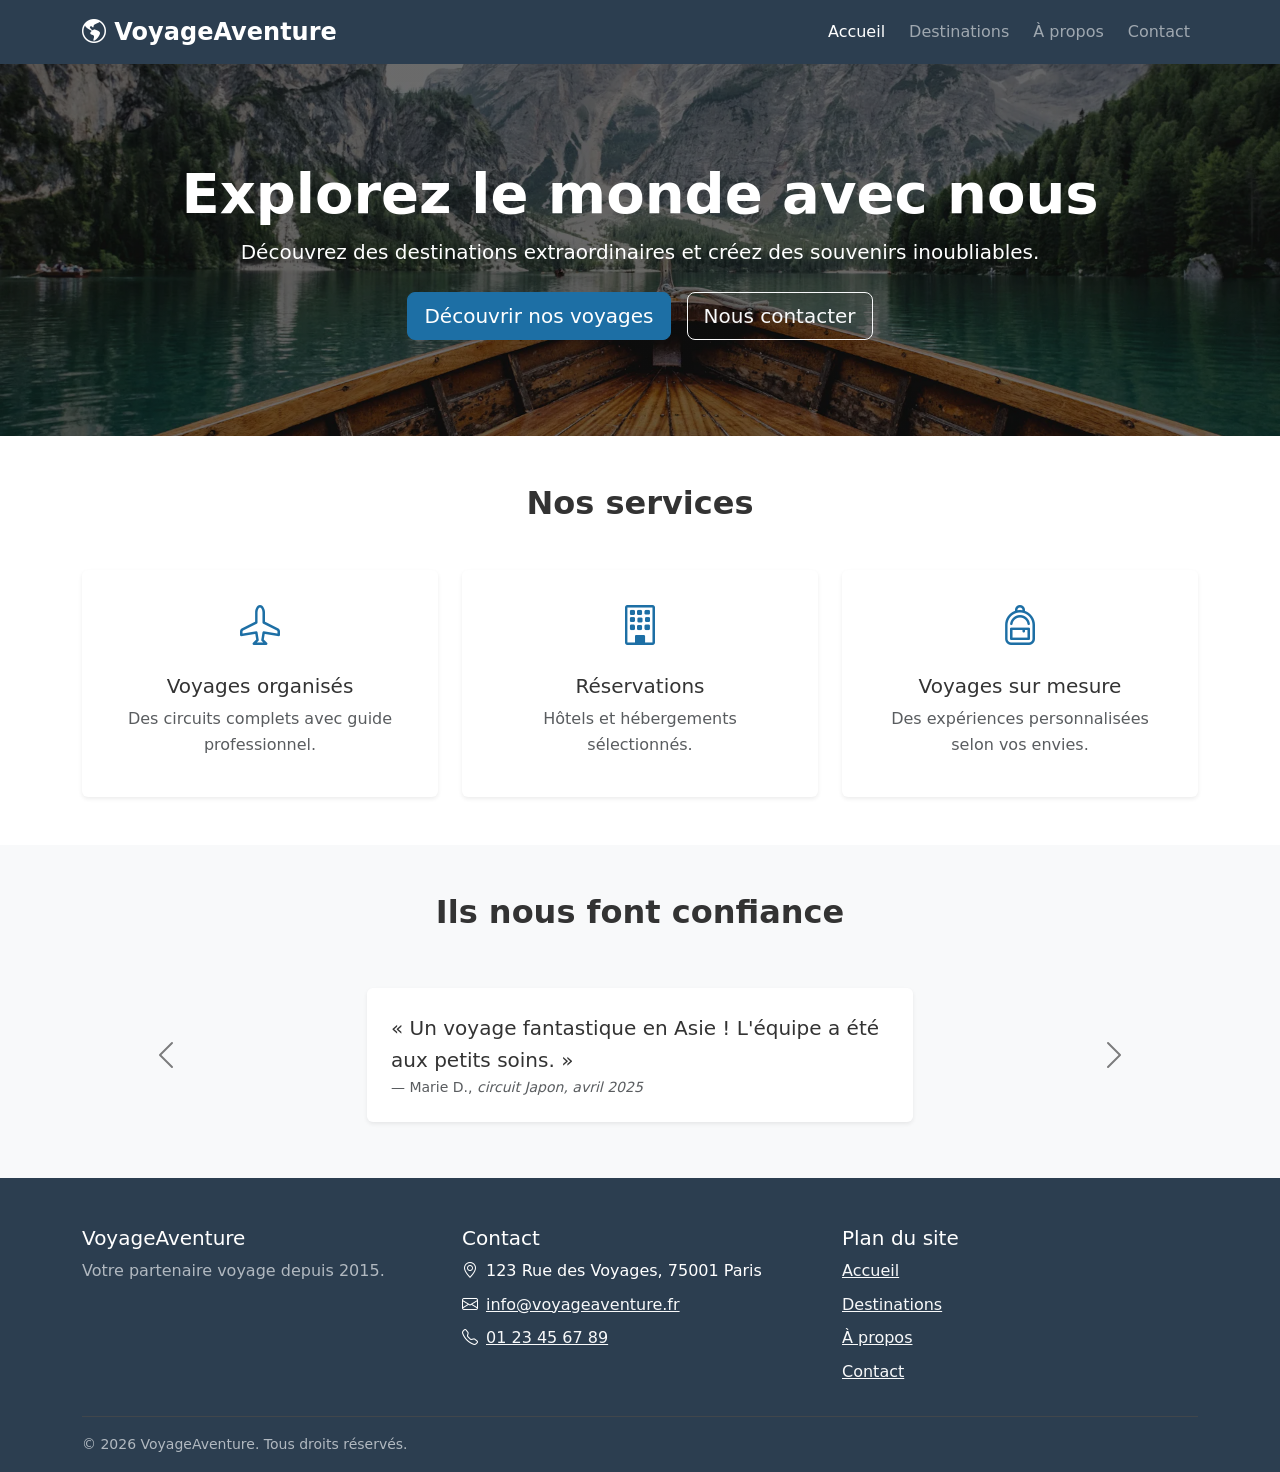
<file: index.html>
<!DOCTYPE html>
<html lang="fr">

<head>
    <meta charset="UTF-8">
    <meta name="viewport" content="width=device-width, initial-scale=1.0">
    <title>VoyageAventure - Accueil</title>
    <meta name="description" content="VoyageAventure, agence de voyages depuis 2015 : circuits organisés, réservations d'hôtels et voyages sur mesure en Europe, Asie, Amérique et Afrique.">

    <!-- Open Graph : aperçu lors d'un partage sur les réseaux sociaux -->
    <meta property="og:type" content="website">
    <meta property="og:locale" content="fr_FR">
    <meta property="og:site_name" content="VoyageAventure">
    <meta property="og:title" content="VoyageAventure - Accueil">
    <meta property="og:description" content="VoyageAventure, agence de voyages depuis 2015 : circuits organisés, réservations d'hôtels et voyages sur mesure en Europe, Asie, Amérique et Afrique.">

    <link rel="icon" href="img/favicon.svg" type="image/svg+xml">

    <!-- Bootstrap 5.3 et Bootstrap Icons (CDN) -->
    <link rel="stylesheet" href="https://cdn.jsdelivr.net/npm/bootstrap@5.3.8/dist/css/bootstrap.min.css"
        integrity="sha384-sRIl4kxILFvY47J16cr9ZwB07vP4J8+LH7qKQnuqkuIAvNWLzeN8tE5YBujZqJLB" crossorigin="anonymous">
    <link rel="stylesheet" href="https://cdn.jsdelivr.net/npm/bootstrap-icons@1.13.1/font/bootstrap-icons.min.css"
        integrity="sha384-CK2SzKma4jA5H/MXDUU7i1TqZlCFaD4T01vtyDFvPlD97JQyS+IsSh1nI2EFbpyk" crossorigin="anonymous">

    <!-- Styles du site : chargés après Bootstrap pour pouvoir le personnaliser -->
    <link rel="stylesheet" href="css/style.css">
</head>

<body>
    <!-- Lien d'évitement : visible uniquement à la navigation clavier -->
    <a class="visually-hidden-focusable lien-evitement" href="#contenu">Aller au contenu</a>

    <!-- En-tête : navigation principale (menu burger sous 992px) -->
    <header class="sticky-top">
        <nav class="navbar navbar-expand-lg bg-dark" data-bs-theme="dark" aria-label="Navigation principale">
            <div class="container">
                <a class="navbar-brand fw-bold fs-4" href="index.html">
                    <i class="bi bi-globe-americas" aria-hidden="true"></i> VoyageAventure
                </a>
                <button class="navbar-toggler" type="button" data-bs-toggle="collapse" data-bs-target="#menu-principal"
                    aria-controls="menu-principal" aria-expanded="false" aria-label="Afficher le menu">
                    <span class="navbar-toggler-icon"></span>
                </button>
                <div class="collapse navbar-collapse" id="menu-principal">
                    <ul class="navbar-nav ms-auto gap-lg-2">
                        <li class="nav-item"><a class="nav-link active" aria-current="page" href="index.html">Accueil</a></li>
                        <li class="nav-item"><a class="nav-link" href="destinations.html">Destinations</a></li>
                        <li class="nav-item"><a class="nav-link" href="apropos.html">À propos</a></li>
                        <li class="nav-item"><a class="nav-link" href="contact.html">Contact</a></li>
                    </ul>
                </div>
            </div>
        </nav>
    </header>

    <!-- Contenu principal -->
    <main id="contenu">

    <!-- Hero : photo de fond (définie dans style.css, classe .hero), boutons empilés sur mobile.
         data-bs-theme="dark" : contour de focus en blanc, visible sur la photo sombre -->
    <section class="hero text-white text-center py-5" data-bs-theme="dark">
        <div class="container py-5">
            <h1 class="display-4 fw-bold">Explorez le monde avec nous</h1>
            <p class="lead mb-4">Découvrez des destinations extraordinaires et créez des souvenirs inoubliables.</p>
            <div class="d-flex flex-column flex-sm-row justify-content-center gap-3">
                <a href="destinations.html" class="btn btn-primary btn-lg">Découvrir nos voyages</a>
                <a href="contact.html" class="btn btn-outline-light btn-lg">Nous contacter</a>
            </div>
        </div>
    </section>

    <!-- Services : 1 carte par ligne sur mobile, 3 à partir de 768px -->
    <section class="py-5 bg-white">
        <div class="container">
            <h2 class="fw-bold text-center mb-5">Nos services</h2>
            <div class="row row-cols-1 row-cols-md-3 g-4">
                <div class="col">
                    <article class="card h-100 shadow-sm border-0 text-center p-4">
                        <i class="bi bi-airplane fs-1 text-primary" aria-hidden="true"></i>
                        <div class="card-body">
                            <h3 class="card-title h5">Voyages organisés</h3>
                            <p class="card-text text-body-secondary">Des circuits complets avec guide professionnel.</p>
                        </div>
                    </article>
                </div>
                <div class="col">
                    <article class="card h-100 shadow-sm border-0 text-center p-4">
                        <i class="bi bi-building fs-1 text-primary" aria-hidden="true"></i>
                        <div class="card-body">
                            <h3 class="card-title h5">Réservations</h3>
                            <p class="card-text text-body-secondary">Hôtels et hébergements sélectionnés.</p>
                        </div>
                    </article>
                </div>
                <div class="col">
                    <article class="card h-100 shadow-sm border-0 text-center p-4">
                        <i class="bi bi-backpack fs-1 text-primary" aria-hidden="true"></i>
                        <div class="card-body">
                            <h3 class="card-title h5">Voyages sur mesure</h3>
                            <p class="card-text text-body-secondary">Des expériences personnalisées selon vos envies.</p>
                        </div>
                    </article>
                </div>
            </div>
        </div>
    </section>

    <!-- Témoignages : carousel Bootstrap, un avis à la fois, sans défilement automatique -->
    <section class="py-5 bg-body-tertiary">
        <div class="container">
            <h2 class="fw-bold text-center mb-5">Ils nous font confiance</h2>
            <!-- carousel-dark : flèches foncées, visibles sur le fond clair -->
            <div id="carousel-temoignages" class="carousel slide carousel-dark">
                <div class="carousel-inner">
                    <!-- Témoignage 1 (affiché en premier grâce à "active") -->
                    <div class="carousel-item active">
                        <!-- Colonne centrée et étroite : le texte ne passe pas sous les flèches -->
                        <div class="row justify-content-center py-2">
                            <div class="col-8 col-lg-6">
                                <figure class="card shadow-sm border-0 p-4 mb-0">
                                    <blockquote class="blockquote mb-3">
                                        <p>«&nbsp;Un voyage fantastique en Asie&nbsp;! L'équipe a été aux petits soins.&nbsp;»</p>
                                    </blockquote>
                                    <figcaption class="blockquote-footer text-body-secondary mb-0">Marie D., <cite>circuit Japon, avril 2025</cite></figcaption>
                                </figure>
                            </div>
                        </div>
                    </div>
                    <!-- Témoignage 2 -->
                    <div class="carousel-item">
                        <div class="row justify-content-center py-2">
                            <div class="col-8 col-lg-6">
                                <figure class="card shadow-sm border-0 p-4 mb-0">
                                    <blockquote class="blockquote mb-3">
                                        <p>«&nbsp;Service impeccable, je recommande vivement&nbsp;!&nbsp;»</p>
                                    </blockquote>
                                    <figcaption class="blockquote-footer text-body-secondary mb-0">Pierre L., <cite>safari au Kenya, août 2025</cite></figcaption>
                                </figure>
                            </div>
                        </div>
                    </div>
                </div>

                <!-- Flèches précédent / suivant (texte masqué lu par les lecteurs d'écran) -->
                <button class="carousel-control-prev" type="button" data-bs-target="#carousel-temoignages" data-bs-slide="prev">
                    <span class="carousel-control-prev-icon" aria-hidden="true"></span>
                    <span class="visually-hidden">Témoignage précédent</span>
                </button>
                <button class="carousel-control-next" type="button" data-bs-target="#carousel-temoignages" data-bs-slide="next">
                    <span class="carousel-control-next-icon" aria-hidden="true"></span>
                    <span class="visually-hidden">Témoignage suivant</span>
                </button>
            </div>
        </div>
    </section>

    </main>

    <!-- Pied de page -->
    <footer class="bg-dark text-white pt-5 pb-3" data-bs-theme="dark">
        <div class="container">
            <div class="row row-cols-1 row-cols-md-3 g-4">
                <!-- Présentation -->
                <div class="col">
                    <h2 class="h5">VoyageAventure</h2>
                    <p class="text-body-secondary mb-0">Votre partenaire voyage depuis 2015.</p>
                </div>

                <!-- Coordonnées -->
                <div class="col">
                    <h2 class="h5">Contact</h2>
                    <address class="mb-0">
                        <ul class="list-unstyled mb-0">
                            <li class="mb-2">
                                <i class="bi bi-geo-alt me-2" aria-hidden="true"></i>123 Rue des Voyages, 75001 Paris
                            </li>
                            <li class="mb-2">
                                <i class="bi bi-envelope me-2" aria-hidden="true"></i><a class="link-light"
                                    href="mailto:info@voyageaventure.fr">info@voyageaventure.fr</a>
                            </li>
                            <li>
                                <i class="bi bi-telephone me-2" aria-hidden="true"></i><a class="link-light"
                                    href="tel:+33123456789">01 23 45 67 89</a>
                            </li>
                        </ul>
                    </address>
                </div>

                <!-- Plan du site (les liens légaux seront ajoutés avec leurs pages) -->
                <div class="col">
                    <h2 class="h5">Plan du site</h2>
                    <ul class="list-unstyled mb-0">
                        <li class="mb-2"><a class="link-light" href="index.html">Accueil</a></li>
                        <li class="mb-2"><a class="link-light" href="destinations.html">Destinations</a></li>
                        <li class="mb-2"><a class="link-light" href="apropos.html">À propos</a></li>
                        <li class="mb-2"><a class="link-light" href="contact.html">Contact</a></li>
                    </ul>
                </div>
            </div>

            <!-- Copyright -->
            <p class="small text-body-secondary border-top border-secondary-subtle mt-4 pt-3 mb-0">
                &copy; 2026 VoyageAventure. Tous droits réservés.
            </p>
        </div>
    </footer>

    <!-- JavaScript de Bootstrap (nécessaire pour le menu burger) -->
    <script src="https://cdn.jsdelivr.net/npm/bootstrap@5.3.8/dist/js/bootstrap.bundle.min.js"
        integrity="sha384-FKyoEForCGlyvwx9Hj09JcYn3nv7wiPVlz7YYwJrWVcXK/BmnVDxM+D2scQbITxI"
        crossorigin="anonymous"></script>
</body>

</html>
</file>
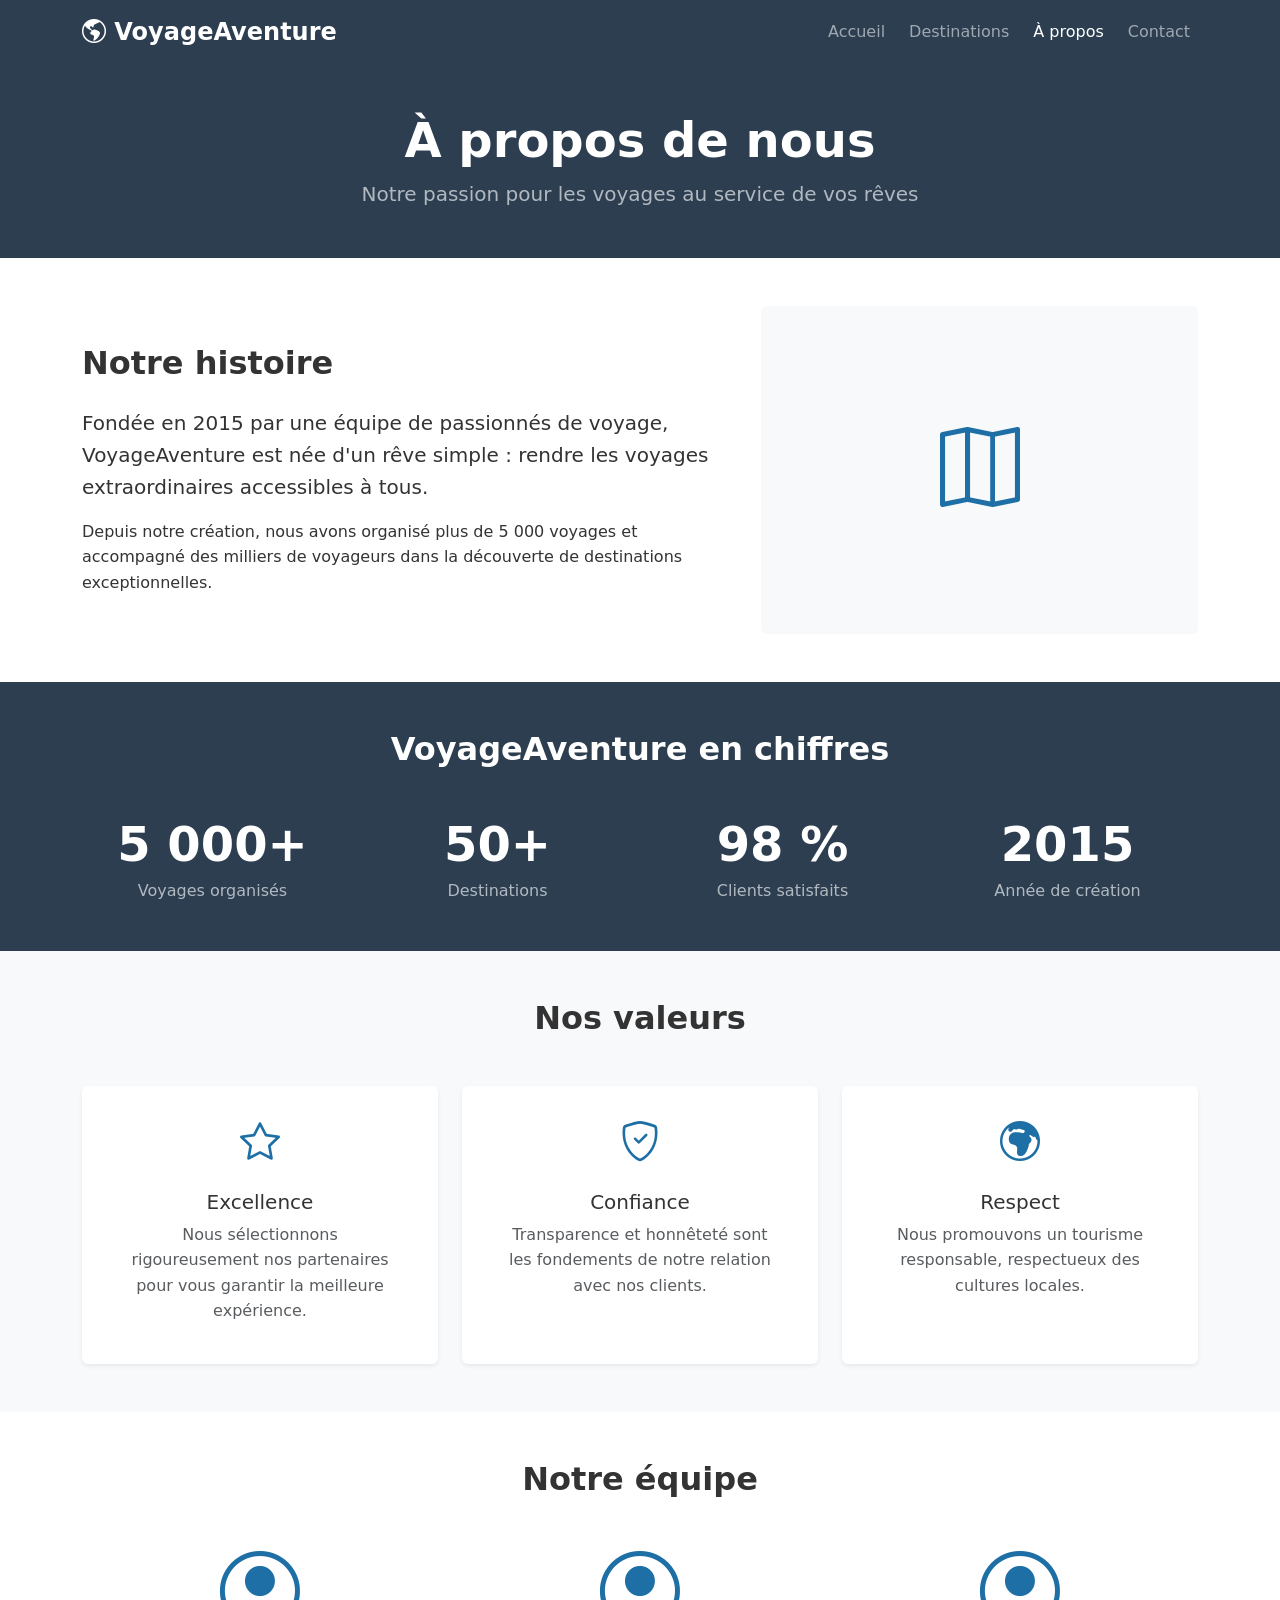
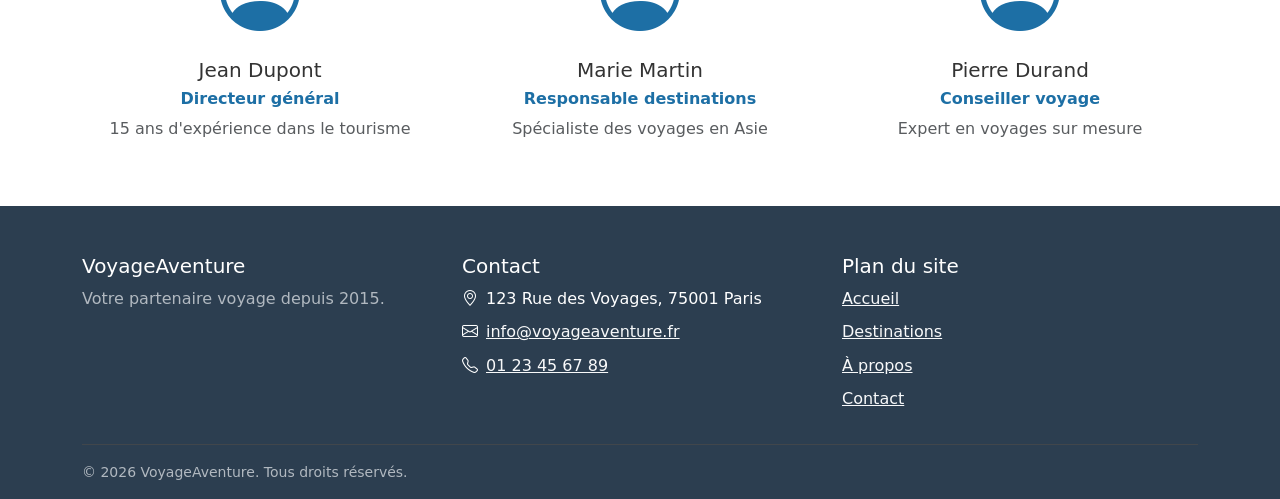
<file: apropos.html>
<!DOCTYPE html>
<html lang="fr">

<head>
    <meta charset="UTF-8">
    <meta name="viewport" content="width=device-width, initial-scale=1.0">
    <title>VoyageAventure - À propos</title>
    <meta name="description" content="Fondée en 2015, VoyageAventure a organisé plus de 5000 voyages. Découvrez notre histoire, nos valeurs et notre équipe.">

    <!-- Open Graph : aperçu lors d'un partage sur les réseaux sociaux -->
    <meta property="og:type" content="website">
    <meta property="og:locale" content="fr_FR">
    <meta property="og:site_name" content="VoyageAventure">
    <meta property="og:title" content="VoyageAventure - À propos">
    <meta property="og:description" content="Fondée en 2015, VoyageAventure a organisé plus de 5000 voyages. Découvrez notre histoire, nos valeurs et notre équipe.">

    <link rel="icon" href="img/favicon.svg" type="image/svg+xml">

    <!-- Bootstrap 5.3 et Bootstrap Icons (CDN) -->
    <link rel="stylesheet" href="https://cdn.jsdelivr.net/npm/bootstrap@5.3.8/dist/css/bootstrap.min.css"
        integrity="sha384-sRIl4kxILFvY47J16cr9ZwB07vP4J8+LH7qKQnuqkuIAvNWLzeN8tE5YBujZqJLB" crossorigin="anonymous">
    <link rel="stylesheet" href="https://cdn.jsdelivr.net/npm/bootstrap-icons@1.13.1/font/bootstrap-icons.min.css"
        integrity="sha384-CK2SzKma4jA5H/MXDUU7i1TqZlCFaD4T01vtyDFvPlD97JQyS+IsSh1nI2EFbpyk" crossorigin="anonymous">

    <!-- Styles du site : chargés après Bootstrap pour pouvoir le personnaliser -->
    <link rel="stylesheet" href="css/style.css">
</head>

<body>
    <!-- Lien d'évitement : visible uniquement à la navigation clavier -->
    <a class="visually-hidden-focusable lien-evitement" href="#contenu">Aller au contenu</a>

    <!-- En-tête : navigation principale (menu burger sous 992px) -->
    <header class="sticky-top">
        <nav class="navbar navbar-expand-lg bg-dark" data-bs-theme="dark" aria-label="Navigation principale">
            <div class="container">
                <a class="navbar-brand fw-bold fs-4" href="index.html">
                    <i class="bi bi-globe-americas" aria-hidden="true"></i> VoyageAventure
                </a>
                <button class="navbar-toggler" type="button" data-bs-toggle="collapse" data-bs-target="#menu-principal"
                    aria-controls="menu-principal" aria-expanded="false" aria-label="Afficher le menu">
                    <span class="navbar-toggler-icon"></span>
                </button>
                <div class="collapse navbar-collapse" id="menu-principal">
                    <ul class="navbar-nav ms-auto gap-lg-2">
                        <li class="nav-item"><a class="nav-link" href="index.html">Accueil</a></li>
                        <li class="nav-item"><a class="nav-link" href="destinations.html">Destinations</a></li>
                        <li class="nav-item"><a class="nav-link active" aria-current="page" href="apropos.html">À propos</a></li>
                        <li class="nav-item"><a class="nav-link" href="contact.html">Contact</a></li>
                    </ul>
                </div>
            </div>
        </nav>
    </header>

    <!-- Contenu principal -->
    <main id="contenu">
        <!-- Bandeau de titre -->
        <section class="bg-dark text-white text-center py-5" data-bs-theme="dark">
            <div class="container">
                <h1 class="display-5 fw-bold">À propos de nous</h1>
                <p class="lead text-body-secondary mb-0">Notre passion pour les voyages au service de vos rêves</p>
            </div>
        </section>

        <!-- Notre histoire -->
        <section class="py-5 bg-white">
            <div class="container">
                <div class="row g-4 g-lg-5 align-items-center">
                    <div class="col-lg-7">
                        <h2 class="fw-bold mb-4">Notre histoire</h2>
                        <p class="lead">Fondée en 2015 par une équipe de passionnés de voyage, VoyageAventure est née
                            d'un rêve simple&nbsp;: rendre les voyages extraordinaires accessibles à tous.</p>
                        <p class="mb-0">Depuis notre création, nous avons organisé plus de 5&nbsp;000 voyages et
                            accompagné des milliers de voyageurs dans la découverte de destinations exceptionnelles.</p>
                    </div>
                    <div class="col-lg-5">
                        <!-- Emplacement provisoire : à remplacer par la photo
                             <img src="img/apropos/histoire.webp" class="img-fluid rounded" alt="…" width="800" height="600" loading="lazy"> -->
                        <div class="ratio ratio-4x3 bg-body-tertiary rounded">
                            <div class="d-flex align-items-center justify-content-center">
                                <i class="bi bi-map display-1 text-primary" aria-hidden="true"></i>
                            </div>
                        </div>
                    </div>
                </div>
            </div>
        </section>

        <!-- Chiffres clés -->
        <section class="bg-dark text-white py-5" data-bs-theme="dark">
            <div class="container">
                <h2 class="fw-bold text-center mb-5">VoyageAventure en chiffres</h2>
                <dl class="row row-cols-2 row-cols-md-4 g-4 text-center mb-0">
                    <div class="col d-flex flex-column-reverse">
                        <dt class="fw-normal text-body-secondary">Voyages organisés</dt>
                        <dd class="display-5 fw-bold mb-1">5&nbsp;000+</dd>
                    </div>
                    <div class="col d-flex flex-column-reverse">
                        <dt class="fw-normal text-body-secondary">Destinations</dt>
                        <dd class="display-5 fw-bold mb-1">50+</dd>
                    </div>
                    <div class="col d-flex flex-column-reverse">
                        <dt class="fw-normal text-body-secondary">Clients satisfaits</dt>
                        <dd class="display-5 fw-bold mb-1">98&nbsp;%</dd>
                    </div>
                    <div class="col d-flex flex-column-reverse">
                        <dt class="fw-normal text-body-secondary">Année de création</dt>
                        <dd class="display-5 fw-bold mb-1">2015</dd>
                    </div>
                </dl>
            </div>
        </section>

        <!-- Nos valeurs -->
        <section class="py-5 bg-body-tertiary">
            <div class="container">
                <h2 class="fw-bold text-center mb-5">Nos valeurs</h2>
                <div class="row row-cols-1 row-cols-md-3 g-4">
                    <div class="col">
                        <article class="card h-100 shadow-sm border-0 text-center p-4">
                            <i class="bi bi-star fs-1 text-primary" aria-hidden="true"></i>
                            <div class="card-body">
                                <h3 class="card-title h5">Excellence</h3>
                                <p class="card-text text-body-secondary">Nous sélectionnons rigoureusement nos
                                    partenaires pour vous garantir la meilleure expérience.</p>
                            </div>
                        </article>
                    </div>
                    <div class="col">
                        <article class="card h-100 shadow-sm border-0 text-center p-4">
                            <i class="bi bi-shield-check fs-1 text-primary" aria-hidden="true"></i>
                            <div class="card-body">
                                <h3 class="card-title h5">Confiance</h3>
                                <p class="card-text text-body-secondary">Transparence et honnêteté sont les fondements
                                    de notre relation avec nos clients.</p>
                            </div>
                        </article>
                    </div>
                    <div class="col">
                        <article class="card h-100 shadow-sm border-0 text-center p-4">
                            <i class="bi bi-globe-europe-africa fs-1 text-primary" aria-hidden="true"></i>
                            <div class="card-body">
                                <h3 class="card-title h5">Respect</h3>
                                <p class="card-text text-body-secondary">Nous promouvons un tourisme responsable,
                                    respectueux des cultures locales.</p>
                            </div>
                        </article>
                    </div>
                </div>
            </div>
        </section>

        <!-- Notre équipe -->
        <section class="py-5 bg-white">
            <div class="container">
                <h2 class="fw-bold text-center mb-5">Notre équipe</h2>
                <!-- Portraits provisoires : remplacer chaque icône par
                     <img src="img/equipe/prenom-nom.webp" class="rounded-circle mb-3" alt="Portrait de …" width="120" height="120" loading="lazy"> -->
                <div class="row row-cols-1 row-cols-md-3 g-4">
                    <div class="col">
                        <article class="text-center">
                            <i class="bi bi-person-circle display-1 text-primary d-block mb-3" aria-hidden="true"></i>
                            <h3 class="h5 mb-1">Jean Dupont</h3>
                            <p class="text-primary fw-semibold mb-1">Directeur général</p>
                            <p class="text-body-secondary">15 ans d'expérience dans le tourisme</p>
                        </article>
                    </div>
                    <div class="col">
                        <article class="text-center">
                            <i class="bi bi-person-circle display-1 text-primary d-block mb-3" aria-hidden="true"></i>
                            <h3 class="h5 mb-1">Marie Martin</h3>
                            <p class="text-primary fw-semibold mb-1">Responsable destinations</p>
                            <p class="text-body-secondary">Spécialiste des voyages en Asie</p>
                        </article>
                    </div>
                    <div class="col">
                        <article class="text-center">
                            <i class="bi bi-person-circle display-1 text-primary d-block mb-3" aria-hidden="true"></i>
                            <h3 class="h5 mb-1">Pierre Durand</h3>
                            <p class="text-primary fw-semibold mb-1">Conseiller voyage</p>
                            <p class="text-body-secondary">Expert en voyages sur mesure</p>
                        </article>
                    </div>
                </div>
            </div>
        </section>
    </main>

    <!-- Pied de page -->
    <footer class="bg-dark text-white pt-5 pb-3" data-bs-theme="dark">
        <div class="container">
            <div class="row row-cols-1 row-cols-md-3 g-4">
                <!-- Présentation -->
                <div class="col">
                    <h2 class="h5">VoyageAventure</h2>
                    <p class="text-body-secondary mb-0">Votre partenaire voyage depuis 2015.</p>
                </div>

                <!-- Coordonnées -->
                <div class="col">
                    <h2 class="h5">Contact</h2>
                    <address class="mb-0">
                        <ul class="list-unstyled mb-0">
                            <li class="mb-2">
                                <i class="bi bi-geo-alt me-2" aria-hidden="true"></i>123 Rue des Voyages, 75001 Paris
                            </li>
                            <li class="mb-2">
                                <i class="bi bi-envelope me-2" aria-hidden="true"></i><a class="link-light"
                                    href="mailto:info@voyageaventure.fr">info@voyageaventure.fr</a>
                            </li>
                            <li>
                                <i class="bi bi-telephone me-2" aria-hidden="true"></i><a class="link-light"
                                    href="tel:+33123456789">01 23 45 67 89</a>
                            </li>
                        </ul>
                    </address>
                </div>

                <!-- Plan du site (les liens légaux seront ajoutés avec leurs pages) -->
                <div class="col">
                    <h2 class="h5">Plan du site</h2>
                    <ul class="list-unstyled mb-0">
                        <li class="mb-2"><a class="link-light" href="index.html">Accueil</a></li>
                        <li class="mb-2"><a class="link-light" href="destinations.html">Destinations</a></li>
                        <li class="mb-2"><a class="link-light" href="apropos.html">À propos</a></li>
                        <li class="mb-2"><a class="link-light" href="contact.html">Contact</a></li>
                    </ul>
                </div>
            </div>

            <!-- Copyright -->
            <p class="small text-body-secondary border-top border-secondary-subtle mt-4 pt-3 mb-0">
                &copy; 2026 VoyageAventure. Tous droits réservés.
            </p>
        </div>
    </footer>

    <!-- JavaScript de Bootstrap (nécessaire pour le menu burger) -->
    <script src="https://cdn.jsdelivr.net/npm/bootstrap@5.3.8/dist/js/bootstrap.bundle.min.js"
        integrity="sha384-FKyoEForCGlyvwx9Hj09JcYn3nv7wiPVlz7YYwJrWVcXK/BmnVDxM+D2scQbITxI"
        crossorigin="anonymous"></script>
</body>

</html>
</file>
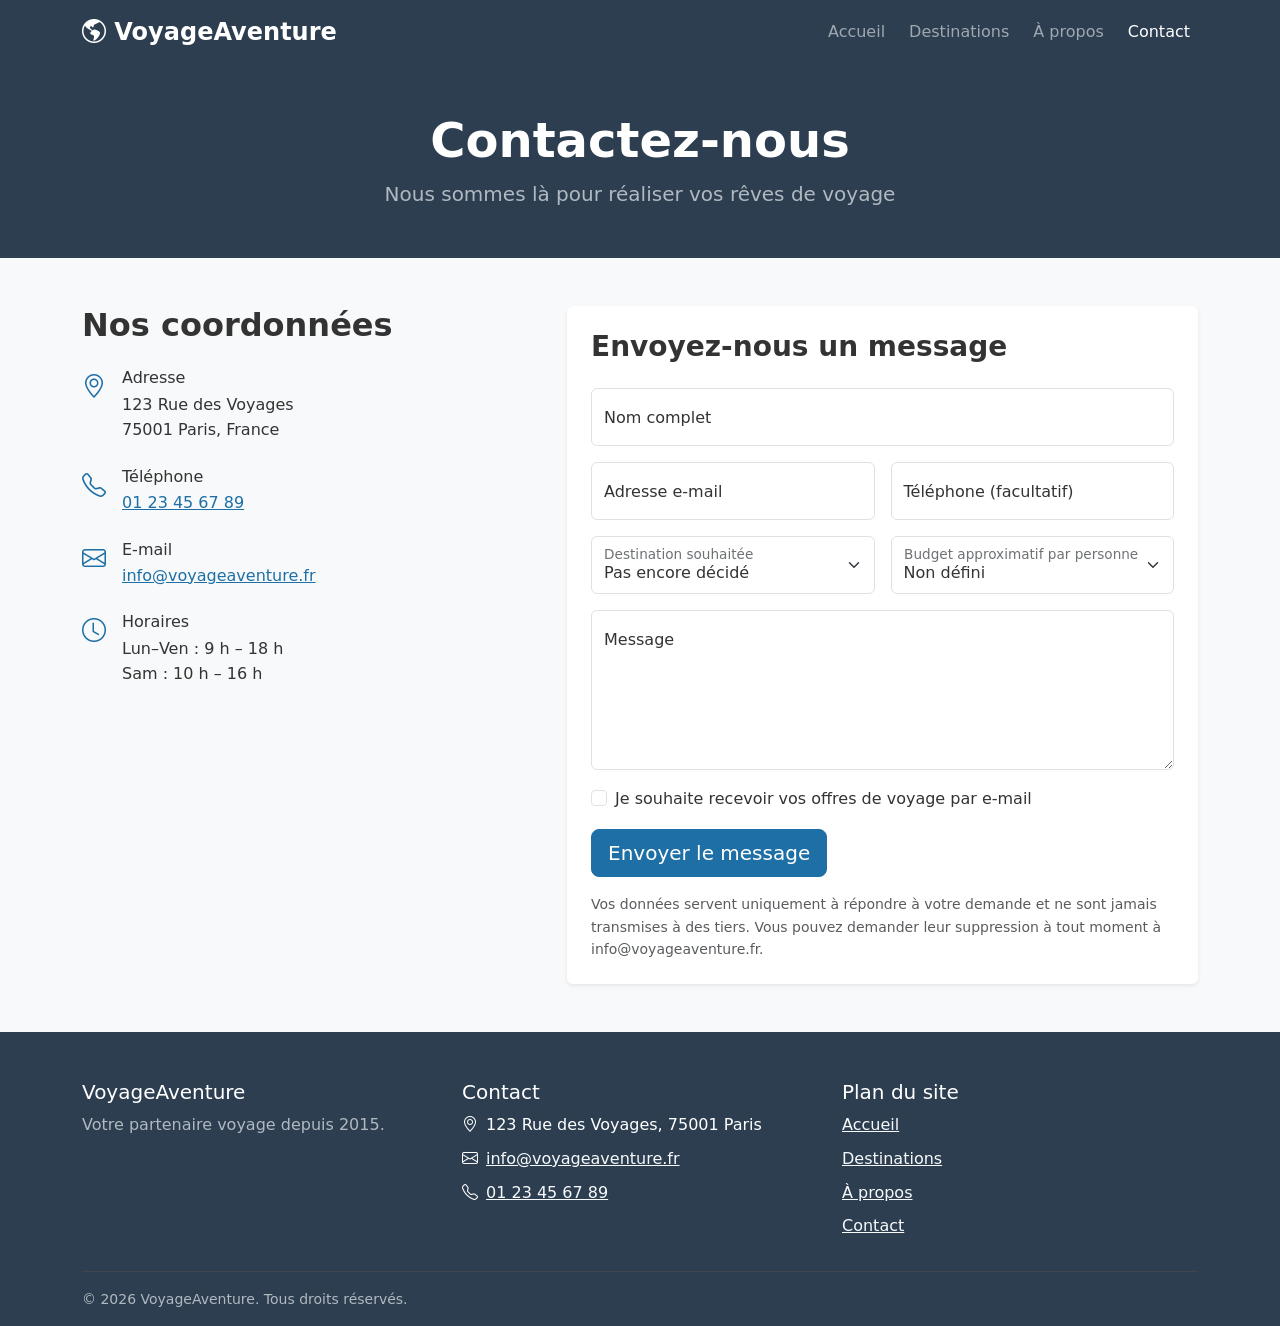
<file: contact.html>
<!DOCTYPE html>
<html lang="fr">

<head>
    <meta charset="UTF-8">
    <meta name="viewport" content="width=device-width, initial-scale=1.0">
    <title>VoyageAventure - Contact</title>
    <meta name="description" content="Contactez VoyageAventure pour préparer votre voyage : formulaire, téléphone, e-mail et adresse de l'agence à Paris.">

    <!-- Open Graph : aperçu lors d'un partage sur les réseaux sociaux -->
    <meta property="og:type" content="website">
    <meta property="og:locale" content="fr_FR">
    <meta property="og:site_name" content="VoyageAventure">
    <meta property="og:title" content="VoyageAventure - Contact">
    <meta property="og:description" content="Contactez VoyageAventure pour préparer votre voyage : formulaire, téléphone, e-mail et adresse de l'agence à Paris.">

    <link rel="icon" href="img/favicon.svg" type="image/svg+xml">

    <!-- Bootstrap 5.3 et Bootstrap Icons (CDN) -->
    <link rel="stylesheet" href="https://cdn.jsdelivr.net/npm/bootstrap@5.3.8/dist/css/bootstrap.min.css"
        integrity="sha384-sRIl4kxILFvY47J16cr9ZwB07vP4J8+LH7qKQnuqkuIAvNWLzeN8tE5YBujZqJLB" crossorigin="anonymous">
    <link rel="stylesheet" href="https://cdn.jsdelivr.net/npm/bootstrap-icons@1.13.1/font/bootstrap-icons.min.css"
        integrity="sha384-CK2SzKma4jA5H/MXDUU7i1TqZlCFaD4T01vtyDFvPlD97JQyS+IsSh1nI2EFbpyk" crossorigin="anonymous">

    <!-- Styles du site : chargés après Bootstrap pour pouvoir le personnaliser -->
    <link rel="stylesheet" href="css/style.css">
</head>

<body>
    <!-- Lien d'évitement : visible uniquement à la navigation clavier -->
    <a class="visually-hidden-focusable lien-evitement" href="#contenu">Aller au contenu</a>

    <!-- En-tête : navigation principale (menu burger sous 992px) -->
    <header class="sticky-top">
        <nav class="navbar navbar-expand-lg bg-dark" data-bs-theme="dark" aria-label="Navigation principale">
            <div class="container">
                <a class="navbar-brand fw-bold fs-4" href="index.html">
                    <i class="bi bi-globe-americas" aria-hidden="true"></i> VoyageAventure
                </a>
                <button class="navbar-toggler" type="button" data-bs-toggle="collapse" data-bs-target="#menu-principal"
                    aria-controls="menu-principal" aria-expanded="false" aria-label="Afficher le menu">
                    <span class="navbar-toggler-icon"></span>
                </button>
                <div class="collapse navbar-collapse" id="menu-principal">
                    <ul class="navbar-nav ms-auto gap-lg-2">
                        <li class="nav-item"><a class="nav-link" href="index.html">Accueil</a></li>
                        <li class="nav-item"><a class="nav-link" href="destinations.html">Destinations</a></li>
                        <li class="nav-item"><a class="nav-link" href="apropos.html">À propos</a></li>
                        <li class="nav-item"><a class="nav-link active" aria-current="page" href="contact.html">Contact</a></li>
                    </ul>
                </div>
            </div>
        </nav>
    </header>

    <!-- Contenu principal -->
    <main id="contenu">
        <!-- Bandeau de titre -->
        <section class="bg-dark text-white text-center py-5" data-bs-theme="dark">
            <div class="container">
                <h1 class="display-5 fw-bold">Contactez-nous</h1>
                <p class="lead text-body-secondary mb-0">Nous sommes là pour réaliser vos rêves de voyage</p>
            </div>
        </section>

        <!-- Coordonnées et formulaire -->
        <section class="py-5 bg-body-tertiary">
            <div class="container">
                <div class="row g-4 g-lg-5">
                    <!-- Coordonnées -->
                    <div class="col-lg-5">
                        <h2 class="fw-bold mb-4">Nos coordonnées</h2>
                        <address class="mb-0">
                            <ul class="list-unstyled mb-0">
                                <li class="d-flex gap-3 mb-4">
                                    <i class="bi bi-geo-alt fs-4 text-primary" aria-hidden="true"></i>
                                    <div>
                                        <h3 class="h6 mb-1">Adresse</h3>
                                        <p class="mb-0">123 Rue des Voyages<br>75001 Paris, France</p>
                                    </div>
                                </li>
                                <li class="d-flex gap-3 mb-4">
                                    <i class="bi bi-telephone fs-4 text-primary" aria-hidden="true"></i>
                                    <div>
                                        <h3 class="h6 mb-1">Téléphone</h3>
                                        <a href="tel:+33123456789">01 23 45 67 89</a>
                                    </div>
                                </li>
                                <li class="d-flex gap-3 mb-4">
                                    <i class="bi bi-envelope fs-4 text-primary" aria-hidden="true"></i>
                                    <div>
                                        <h3 class="h6 mb-1">E-mail</h3>
                                        <a href="mailto:info@voyageaventure.fr">info@voyageaventure.fr</a>
                                    </div>
                                </li>
                                <li class="d-flex gap-3">
                                    <i class="bi bi-clock fs-4 text-primary" aria-hidden="true"></i>
                                    <div>
                                        <h3 class="h6 mb-1">Horaires</h3>
                                        <p class="mb-0">Lun–Ven&nbsp;: 9&nbsp;h – 18&nbsp;h<br>Sam&nbsp;: 10&nbsp;h – 16&nbsp;h</p>
                                    </div>
                                </li>
                            </ul>
                        </address>
                    </div>

                    <!-- Formulaire -->
                    <div class="col-lg-7">
                        <div class="card shadow-sm border-0 p-4">
                            <h2 class="h3 fw-bold mb-4">Envoyez-nous un message</h2>
                            <!-- Envoi via Formspree : remplacer VOTRE_ID par l'identifiant du formulaire créé sur formspree.io -->
                            <form class="needs-validation" action="https://formspree.io/f/VOTRE_ID" method="POST" novalidate>
                                <div class="row g-3">
                                    <div class="col-12">
                                        <div class="form-floating">
                                            <input type="text" class="form-control" id="nom" name="nom"
                                                placeholder="Jean Dupont" autocomplete="name" required>
                                            <label for="nom">Nom complet</label>
                                            <div class="invalid-feedback">Indiquez votre nom.</div>
                                        </div>
                                    </div>
                                    <div class="col-md-6">
                                        <div class="form-floating">
                                            <input type="email" class="form-control" id="email" name="email"
                                                placeholder="nom@exemple.fr" autocomplete="email" required>
                                            <label for="email">Adresse e-mail</label>
                                            <div class="invalid-feedback">Indiquez une adresse e-mail valide.</div>
                                        </div>
                                    </div>
                                    <div class="col-md-6">
                                        <div class="form-floating">
                                            <input type="tel" class="form-control" id="telephone" name="telephone"
                                                placeholder="06 12 34 56 78" autocomplete="tel">
                                            <label for="telephone">Téléphone (facultatif)</label>
                                        </div>
                                    </div>
                                    <div class="col-md-6">
                                        <div class="form-floating">
                                            <select class="form-select" id="destination" name="destination">
                                                <option value="" selected>Pas encore décidé</option>
                                                <option value="europe">Europe</option>
                                                <option value="asie">Asie</option>
                                                <option value="amerique">Amérique</option>
                                                <option value="afrique">Afrique</option>
                                                <option value="oceanie">Océanie</option>
                                            </select>
                                            <label for="destination">Destination souhaitée</label>
                                        </div>
                                    </div>
                                    <div class="col-md-6">
                                        <div class="form-floating">
                                            <select class="form-select" id="budget" name="budget">
                                                <option value="" selected>Non défini</option>
                                                <option value="500-1000">500&nbsp;€ – 1&nbsp;000&nbsp;€</option>
                                                <option value="1000-2000">1&nbsp;000&nbsp;€ – 2&nbsp;000&nbsp;€</option>
                                                <option value="2000-3000">2&nbsp;000&nbsp;€ – 3&nbsp;000&nbsp;€</option>
                                                <option value="3000+">Plus de 3&nbsp;000&nbsp;€</option>
                                            </select>
                                            <label for="budget">Budget approximatif par personne</label>
                                        </div>
                                    </div>
                                    <div class="col-12">
                                        <div class="form-floating">
                                            <textarea class="form-control" id="message" name="message"
                                                placeholder="Votre message" required></textarea>
                                            <label for="message">Message</label>
                                            <div class="invalid-feedback">Écrivez votre message.</div>
                                        </div>
                                    </div>
                                    <!-- Consentement marketing : FACULTATIF (RGPD) -->
                                    <div class="col-12">
                                        <div class="form-check">
                                            <input class="form-check-input" type="checkbox" id="newsletter" name="newsletter" value="oui">
                                            <label class="form-check-label" for="newsletter">
                                                Je souhaite recevoir vos offres de voyage par e-mail
                                            </label>
                                        </div>
                                    </div>
                                    <div class="col-12">
                                        <button type="submit" class="btn btn-primary btn-lg">Envoyer le message</button>
                                        <!-- Ajouter le lien vers confidentialite.html quand la page existera -->
                                        <p class="form-text mt-3 mb-0">Vos données servent uniquement à répondre à votre
                                            demande et ne sont jamais transmises à des tiers. Vous pouvez demander leur
                                            suppression à tout moment à info@voyageaventure.fr.</p>
                                    </div>
                                </div>
                            </form>
                        </div>
                    </div>
                </div>
            </div>
        </section>
    </main>

    <!-- Pied de page -->
    <footer class="bg-dark text-white pt-5 pb-3" data-bs-theme="dark">
        <div class="container">
            <div class="row row-cols-1 row-cols-md-3 g-4">
                <!-- Présentation -->
                <div class="col">
                    <h2 class="h5">VoyageAventure</h2>
                    <p class="text-body-secondary mb-0">Votre partenaire voyage depuis 2015.</p>
                </div>

                <!-- Coordonnées -->
                <div class="col">
                    <h2 class="h5">Contact</h2>
                    <address class="mb-0">
                        <ul class="list-unstyled mb-0">
                            <li class="mb-2">
                                <i class="bi bi-geo-alt me-2" aria-hidden="true"></i>123 Rue des Voyages, 75001 Paris
                            </li>
                            <li class="mb-2">
                                <i class="bi bi-envelope me-2" aria-hidden="true"></i><a class="link-light"
                                    href="mailto:info@voyageaventure.fr">info@voyageaventure.fr</a>
                            </li>
                            <li>
                                <i class="bi bi-telephone me-2" aria-hidden="true"></i><a class="link-light"
                                    href="tel:+33123456789">01 23 45 67 89</a>
                            </li>
                        </ul>
                    </address>
                </div>

                <!-- Plan du site (les liens légaux seront ajoutés avec leurs pages) -->
                <div class="col">
                    <h2 class="h5">Plan du site</h2>
                    <ul class="list-unstyled mb-0">
                        <li class="mb-2"><a class="link-light" href="index.html">Accueil</a></li>
                        <li class="mb-2"><a class="link-light" href="destinations.html">Destinations</a></li>
                        <li class="mb-2"><a class="link-light" href="apropos.html">À propos</a></li>
                        <li class="mb-2"><a class="link-light" href="contact.html">Contact</a></li>
                    </ul>
                </div>
            </div>

            <!-- Copyright -->
            <p class="small text-body-secondary border-top border-secondary-subtle mt-4 pt-3 mb-0">
                &copy; 2026 VoyageAventure. Tous droits réservés.
            </p>
        </div>
    </footer>

    <!-- JavaScript de Bootstrap (nécessaire pour le menu burger) -->
    <script src="https://cdn.jsdelivr.net/npm/bootstrap@5.3.8/dist/js/bootstrap.bundle.min.js"
        integrity="sha384-FKyoEForCGlyvwx9Hj09JcYn3nv7wiPVlz7YYwJrWVcXK/BmnVDxM+D2scQbITxI"
        crossorigin="anonymous"></script>

    <!-- Validation du formulaire (script de la documentation Bootstrap) -->
    <script>
        document.querySelectorAll('.needs-validation').forEach(form => {
            form.addEventListener('submit', event => {
                if (!form.checkValidity()) {
                    event.preventDefault();
                    event.stopPropagation();
                }
                form.classList.add('was-validated');
            });
        });
    </script>
</body>

</html>
</file>
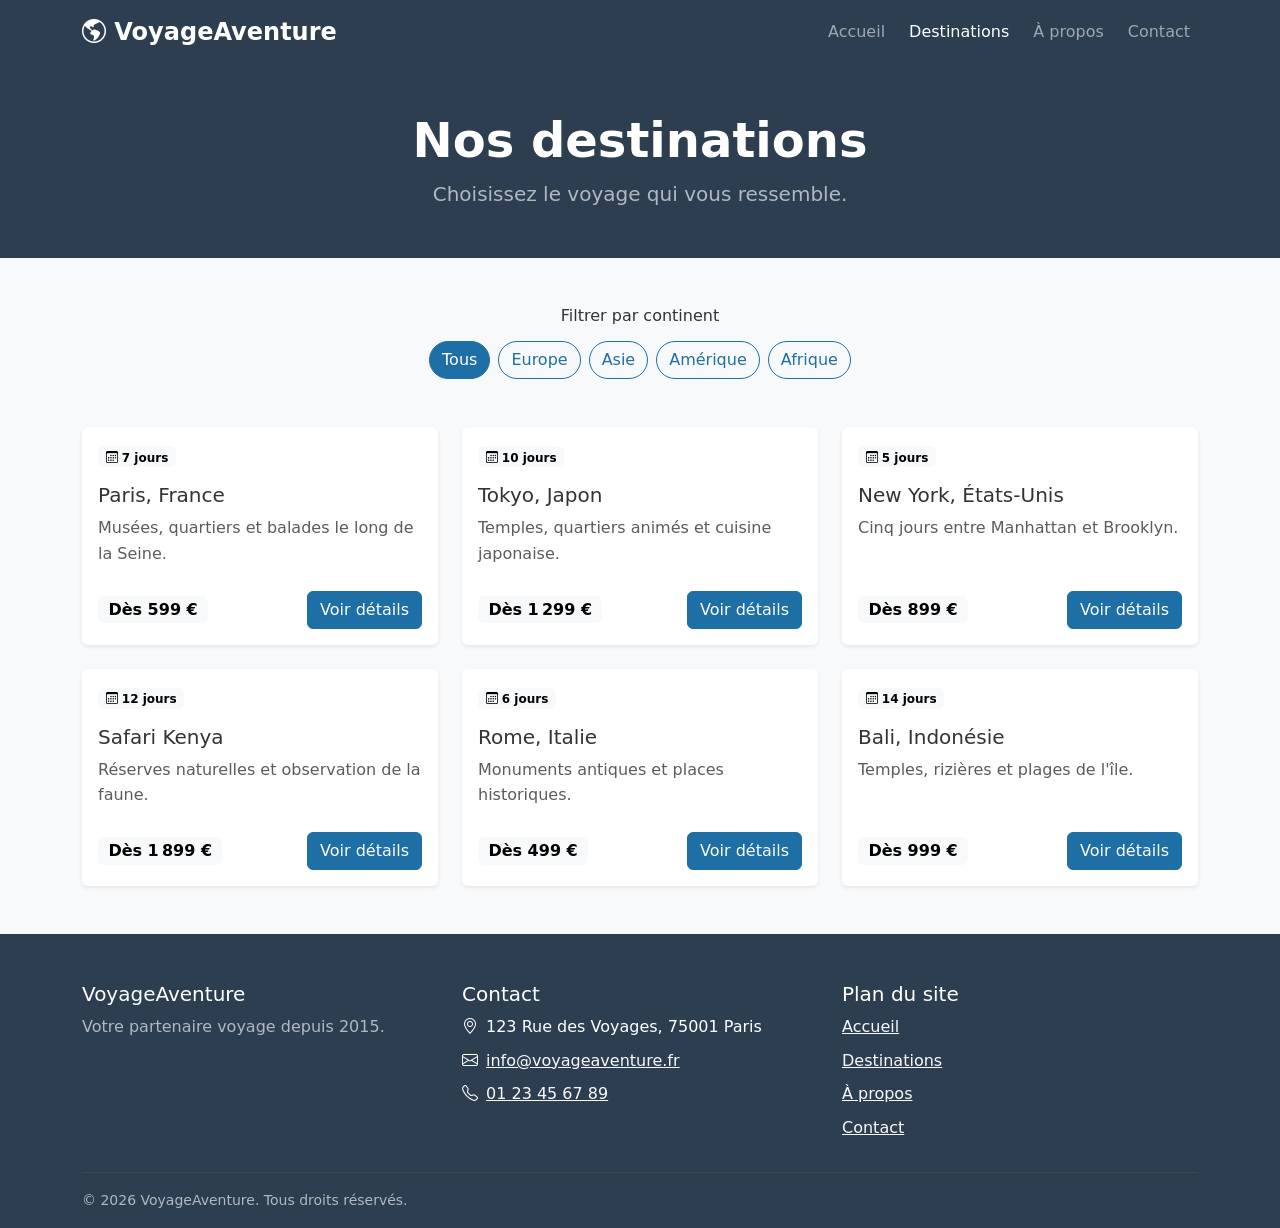
<file: destinations.html>
<!DOCTYPE html>
<html lang="fr">

<head>
    <meta charset="UTF-8">
    <meta name="viewport" content="width=device-width, initial-scale=1.0">
    <title>VoyageAventure - Destinations</title>
    <meta name="description" content="Paris, Rome, Tokyo, Bali, New York, safari au Kenya : découvrez nos destinations, leurs durées et leurs prix, à filtrer par continent.">

    <!-- Open Graph : aperçu lors d'un partage sur les réseaux sociaux -->
    <meta property="og:type" content="website">
    <meta property="og:locale" content="fr_FR">
    <meta property="og:site_name" content="VoyageAventure">
    <meta property="og:title" content="VoyageAventure - Destinations">
    <meta property="og:description" content="Paris, Rome, Tokyo, Bali, New York, safari au Kenya : découvrez nos destinations, leurs durées et leurs prix, à filtrer par continent.">

    <link rel="icon" href="img/favicon.svg" type="image/svg+xml">

    <!-- Bootstrap 5.3 et Bootstrap Icons (CDN) -->
    <link rel="stylesheet" href="https://cdn.jsdelivr.net/npm/bootstrap@5.3.8/dist/css/bootstrap.min.css"
        integrity="sha384-sRIl4kxILFvY47J16cr9ZwB07vP4J8+LH7qKQnuqkuIAvNWLzeN8tE5YBujZqJLB" crossorigin="anonymous">
    <link rel="stylesheet" href="https://cdn.jsdelivr.net/npm/bootstrap-icons@1.13.1/font/bootstrap-icons.min.css"
        integrity="sha384-CK2SzKma4jA5H/MXDUU7i1TqZlCFaD4T01vtyDFvPlD97JQyS+IsSh1nI2EFbpyk" crossorigin="anonymous">

    <!-- Styles du site : chargés après Bootstrap pour pouvoir le personnaliser -->
    <link rel="stylesheet" href="css/style.css">
</head>

<body>
    <!-- Lien d'évitement : visible uniquement à la navigation clavier -->
    <a class="visually-hidden-focusable lien-evitement" href="#contenu">Aller au contenu</a>

    <!-- En-tête : navigation principale (menu burger sous 992px) -->
    <header class="sticky-top">
        <nav class="navbar navbar-expand-lg bg-dark" data-bs-theme="dark" aria-label="Navigation principale">
            <div class="container">
                <a class="navbar-brand fw-bold fs-4" href="index.html">
                    <i class="bi bi-globe-americas" aria-hidden="true"></i> VoyageAventure
                </a>
                <button class="navbar-toggler" type="button" data-bs-toggle="collapse" data-bs-target="#menu-principal"
                    aria-controls="menu-principal" aria-expanded="false" aria-label="Afficher le menu">
                    <span class="navbar-toggler-icon"></span>
                </button>
                <div class="collapse navbar-collapse" id="menu-principal">
                    <ul class="navbar-nav ms-auto gap-lg-2">
                        <li class="nav-item"><a class="nav-link" href="index.html">Accueil</a></li>
                        <li class="nav-item"><a class="nav-link active" aria-current="page" href="destinations.html">Destinations</a></li>
                        <li class="nav-item"><a class="nav-link" href="apropos.html">À propos</a></li>
                        <li class="nav-item"><a class="nav-link" href="contact.html">Contact</a></li>
                    </ul>
                </div>
            </div>
        </nav>
    </header>

    <!-- Contenu principal -->
    <main id="contenu">

    <!-- Bandeau de titre -->
    <section class="bg-dark text-white text-center py-5" data-bs-theme="dark">
        <div class="container">
            <h1 class="display-5 fw-bold">Nos destinations</h1>
            <p class="lead text-body-secondary mb-0">Choisissez le voyage qui vous ressemble.</p>
        </div>
    </section>

    <!-- Filtres et destinations -->
    <section class="destinations py-5 bg-body-tertiary" aria-label="Liste des destinations">
        <div class="container">
            <fieldset class="text-center mb-5">
                <legend class="h6 mb-3">Filtrer par continent</legend>
                <div class="d-flex flex-wrap justify-content-center gap-2">
                    <input type="radio" class="btn-check" name="continent" id="f-tous" checked>
                    <label class="btn btn-outline-primary rounded-pill" for="f-tous">Tous</label>

                    <input type="radio" class="btn-check" name="continent" id="f-europe">
                    <label class="btn btn-outline-primary rounded-pill" for="f-europe">Europe</label>

                    <input type="radio" class="btn-check" name="continent" id="f-asie">
                    <label class="btn btn-outline-primary rounded-pill" for="f-asie">Asie</label>

                    <input type="radio" class="btn-check" name="continent" id="f-amerique">
                    <label class="btn btn-outline-primary rounded-pill" for="f-amerique">Amérique</label>

                    <input type="radio" class="btn-check" name="continent" id="f-afrique">
                    <label class="btn btn-outline-primary rounded-pill" for="f-afrique">Afrique</label>
                </div>
            </fieldset>

            <div class="row row-cols-1 row-cols-sm-2 row-cols-lg-3 g-4">
                <div class="col" data-continent="europe">
                    <article class="card h-100 shadow-sm border-0">
                        <div class="card-body">
                            <span class="badge text-bg-light mb-3"><i class="bi bi-calendar3 me-1" aria-hidden="true"></i>7 jours</span>
                            <h3 class="card-title h5">Paris, France</h3>
                            <p class="card-text text-body-secondary mb-0">Musées, quartiers et balades le long de la Seine.</p>
                        </div>
                        <div class="card-footer bg-transparent border-0 d-flex flex-wrap justify-content-between align-items-center gap-2 pb-3">
                            <span class="badge text-bg-light fs-6">Dès 599&nbsp;€</span>
                            <button type="button" class="btn btn-primary" data-bs-toggle="modal" data-bs-target="#detail-paris" aria-label="Voir les détails de Paris, France">Voir détails</button>
                        </div>
                    </article>
                </div>

                <div class="col" data-continent="asie">
                    <article class="card h-100 shadow-sm border-0">
                        <div class="card-body">
                            <span class="badge text-bg-light mb-3"><i class="bi bi-calendar3 me-1" aria-hidden="true"></i>10 jours</span>
                            <h3 class="card-title h5">Tokyo, Japon</h3>
                            <p class="card-text text-body-secondary mb-0">Temples, quartiers animés et cuisine japonaise.</p>
                        </div>
                        <div class="card-footer bg-transparent border-0 d-flex flex-wrap justify-content-between align-items-center gap-2 pb-3">
                            <span class="badge text-bg-light fs-6">Dès 1 299&nbsp;€</span>
                            <button type="button" class="btn btn-primary" data-bs-toggle="modal" data-bs-target="#detail-tokyo" aria-label="Voir les détails de Tokyo, Japon">Voir détails</button>
                        </div>
                    </article>
                </div>

                <div class="col" data-continent="amerique">
                    <article class="card h-100 shadow-sm border-0">
                        <div class="card-body">
                            <span class="badge text-bg-light mb-3"><i class="bi bi-calendar3 me-1" aria-hidden="true"></i>5 jours</span>
                            <h3 class="card-title h5">New York, États-Unis</h3>
                            <p class="card-text text-body-secondary mb-0">Cinq jours entre Manhattan et Brooklyn.</p>
                        </div>
                        <div class="card-footer bg-transparent border-0 d-flex flex-wrap justify-content-between align-items-center gap-2 pb-3">
                            <span class="badge text-bg-light fs-6">Dès 899&nbsp;€</span>
                            <button type="button" class="btn btn-primary" data-bs-toggle="modal" data-bs-target="#detail-new-york" aria-label="Voir les détails de New York, États-Unis">Voir détails</button>
                        </div>
                    </article>
                </div>

                <div class="col" data-continent="afrique">
                    <article class="card h-100 shadow-sm border-0">
                        <div class="card-body">
                            <span class="badge text-bg-light mb-3"><i class="bi bi-calendar3 me-1" aria-hidden="true"></i>12 jours</span>
                            <h3 class="card-title h5">Safari Kenya</h3>
                            <p class="card-text text-body-secondary mb-0">Réserves naturelles et observation de la faune.</p>
                        </div>
                        <div class="card-footer bg-transparent border-0 d-flex flex-wrap justify-content-between align-items-center gap-2 pb-3">
                            <span class="badge text-bg-light fs-6">Dès 1 899&nbsp;€</span>
                            <button type="button" class="btn btn-primary" data-bs-toggle="modal" data-bs-target="#detail-kenya" aria-label="Voir les détails de Safari Kenya">Voir détails</button>
                        </div>
                    </article>
                </div>

                <div class="col" data-continent="europe">
                    <article class="card h-100 shadow-sm border-0">
                        <div class="card-body">
                            <span class="badge text-bg-light mb-3"><i class="bi bi-calendar3 me-1" aria-hidden="true"></i>6 jours</span>
                            <h3 class="card-title h5">Rome, Italie</h3>
                            <p class="card-text text-body-secondary mb-0">Monuments antiques et places historiques.</p>
                        </div>
                        <div class="card-footer bg-transparent border-0 d-flex flex-wrap justify-content-between align-items-center gap-2 pb-3">
                            <span class="badge text-bg-light fs-6">Dès 499&nbsp;€</span>
                            <button type="button" class="btn btn-primary" data-bs-toggle="modal" data-bs-target="#detail-rome" aria-label="Voir les détails de Rome, Italie">Voir détails</button>
                        </div>
                    </article>
                </div>

                <div class="col" data-continent="asie">
                    <article class="card h-100 shadow-sm border-0">
                        <div class="card-body">
                            <span class="badge text-bg-light mb-3"><i class="bi bi-calendar3 me-1" aria-hidden="true"></i>14 jours</span>
                            <h3 class="card-title h5">Bali, Indonésie</h3>
                            <p class="card-text text-body-secondary mb-0">Temples, rizières et plages de l'île.</p>
                        </div>
                        <div class="card-footer bg-transparent border-0 d-flex flex-wrap justify-content-between align-items-center gap-2 pb-3">
                            <span class="badge text-bg-light fs-6">Dès 999&nbsp;€</span>
                            <button type="button" class="btn btn-primary" data-bs-toggle="modal" data-bs-target="#detail-bali" aria-label="Voir les détails de Bali, Indonésie">Voir détails</button>
                        </div>
                    </article>
                </div>
            </div>
        </div>
    </section>

    <!-- Détails : Paris, France -->
    <div class="modal fade" id="detail-paris" tabindex="-1" aria-labelledby="detail-paris-titre" aria-hidden="true">
        <div class="modal-dialog modal-lg modal-dialog-centered modal-dialog-scrollable">
            <div class="modal-content">
                <div class="modal-header">
                    <h2 class="modal-title h5" id="detail-paris-titre">Paris, France</h2>
                    <button type="button" class="btn-close" data-bs-dismiss="modal" aria-label="Fermer"></button>
                </div>
                <div class="modal-body">
                    <p>Une semaine pour découvrir les grands sites de Paris et garder du temps pour flâner.</p>
                    <p class="mb-3"><span class="badge text-bg-light me-2">7 jours</span><span class="badge text-bg-light">À partir de 599&nbsp;€</span></p>
                    <h3 class="h6">Programme indicatif</h3>
                    <ol class="list-group list-group-numbered">
                        <li class="list-group-item">Arrivée et installation</li>
                        <li class="list-group-item">Île de la Cité et quartier Latin</li>
                        <li class="list-group-item">Musée du Louvre et jardin des Tuileries</li>
                        <li class="list-group-item">Montmartre et Sacré-Cœur</li>
                        <li class="list-group-item">Excursion à Versailles</li>
                        <li class="list-group-item">Tour Eiffel et croisière sur la Seine</li>
                        <li class="list-group-item">Matinée libre et départ</li>
                    </ol>
                </div>
                <div class="modal-footer">
                    <a href="contact.html" class="btn btn-primary">Demander un devis</a>
                </div>
            </div>
        </div>
    </div>

    <!-- Détails : Tokyo, Japon -->
    <div class="modal fade" id="detail-tokyo" tabindex="-1" aria-labelledby="detail-tokyo-titre" aria-hidden="true">
        <div class="modal-dialog modal-lg modal-dialog-centered modal-dialog-scrollable">
            <div class="modal-content">
                <div class="modal-header">
                    <h2 class="modal-title h5" id="detail-tokyo-titre">Tokyo, Japon</h2>
                    <button type="button" class="btn-close" data-bs-dismiss="modal" aria-label="Fermer"></button>
                </div>
                <div class="modal-body">
                    <p>Dix jours pour parcourir Tokyo, de ses sites historiques à ses quartiers contemporains.</p>
                    <p class="mb-3"><span class="badge text-bg-light me-2">10 jours</span><span class="badge text-bg-light">À partir de 1 299&nbsp;€</span></p>
                    <h3 class="h6">Programme indicatif</h3>
                    <ol class="list-group list-group-numbered">
                        <li class="list-group-item">Arrivée et installation</li>
                        <li class="list-group-item">Asakusa et temple Sensō-ji</li>
                        <li class="list-group-item">Parc d'Ueno et musées</li>
                        <li class="list-group-item">Shibuya et Harajuku</li>
                        <li class="list-group-item">Sanctuaire Meiji et Shinjuku</li>
                        <li class="list-group-item">Marché extérieur de Tsukiji et Ginza</li>
                        <li class="list-group-item">Excursion à Kamakura</li>
                        <li class="list-group-item">Baie de Tokyo et Odaiba</li>
                        <li class="list-group-item">Journée libre à Tokyo</li>
                        <li class="list-group-item">Départ</li>
                    </ol>
                </div>
                <div class="modal-footer">
                    <a href="contact.html" class="btn btn-primary">Demander un devis</a>
                </div>
            </div>
        </div>
    </div>

    <!-- Détails : New York, États-Unis -->
    <div class="modal fade" id="detail-new-york" tabindex="-1" aria-labelledby="detail-new-york-titre" aria-hidden="true">
        <div class="modal-dialog modal-lg modal-dialog-centered modal-dialog-scrollable">
            <div class="modal-content">
                <div class="modal-header">
                    <h2 class="modal-title h5" id="detail-new-york-titre">New York, États-Unis</h2>
                    <button type="button" class="btn-close" data-bs-dismiss="modal" aria-label="Fermer"></button>
                </div>
                <div class="modal-body">
                    <p>Un séjour urbain pour découvrir les lieux emblématiques de New York.</p>
                    <p class="mb-3"><span class="badge text-bg-light me-2">5 jours</span><span class="badge text-bg-light">À partir de 899&nbsp;€</span></p>
                    <h3 class="h6">Programme indicatif</h3>
                    <ol class="list-group list-group-numbered">
                        <li class="list-group-item">Arrivée et installation à Manhattan</li>
                        <li class="list-group-item">Central Park et musées</li>
                        <li class="list-group-item">Midtown et points de vue</li>
                        <li class="list-group-item">Statue de la Liberté et Brooklyn</li>
                        <li class="list-group-item">Matinée libre et départ</li>
                    </ol>
                </div>
                <div class="modal-footer">
                    <a href="contact.html" class="btn btn-primary">Demander un devis</a>
                </div>
            </div>
        </div>
    </div>

    <!-- Détails : Safari Kenya -->
    <div class="modal fade" id="detail-kenya" tabindex="-1" aria-labelledby="detail-kenya-titre" aria-hidden="true">
        <div class="modal-dialog modal-lg modal-dialog-centered modal-dialog-scrollable">
            <div class="modal-content">
                <div class="modal-header">
                    <h2 class="modal-title h5" id="detail-kenya-titre">Safari Kenya</h2>
                    <button type="button" class="btn-close" data-bs-dismiss="modal" aria-label="Fermer"></button>
                </div>
                <div class="modal-body">
                    <p>Un circuit consacré aux paysages du Kenya et à l'observation des animaux.</p>
                    <p class="mb-3"><span class="badge text-bg-light me-2">12 jours</span><span class="badge text-bg-light">À partir de 1 899&nbsp;€</span></p>
                    <h3 class="h6">Programme indicatif</h3>
                    <ol class="list-group list-group-numbered">
                        <li class="list-group-item">Arrivée à Nairobi</li>
                        <li class="list-group-item">Découverte de Nairobi</li>
                        <li class="list-group-item">Route vers le lac Naivasha</li>
                        <li class="list-group-item">Balade autour du lac Naivasha</li>
                        <li class="list-group-item">Route vers le Masai Mara</li>
                        <li class="list-group-item">Premier safari dans la réserve</li>
                        <li class="list-group-item">Safari matinal et après-midi libre</li>
                        <li class="list-group-item">Deuxième journée de safari</li>
                        <li class="list-group-item">Rencontre culturelle et temps libre</li>
                        <li class="list-group-item">Route vers le parc d'Amboseli</li>
                        <li class="list-group-item">Safari avec vue sur le Kilimandjaro</li>
                        <li class="list-group-item">Retour à Nairobi et départ</li>
                    </ol>
                </div>
                <div class="modal-footer">
                    <a href="contact.html" class="btn btn-primary">Demander un devis</a>
                </div>
            </div>
        </div>
    </div>

    <!-- Détails : Rome, Italie -->
    <div class="modal fade" id="detail-rome" tabindex="-1" aria-labelledby="detail-rome-titre" aria-hidden="true">
        <div class="modal-dialog modal-lg modal-dialog-centered modal-dialog-scrollable">
            <div class="modal-content">
                <div class="modal-header">
                    <h2 class="modal-title h5" id="detail-rome-titre">Rome, Italie</h2>
                    <button type="button" class="btn-close" data-bs-dismiss="modal" aria-label="Fermer"></button>
                </div>
                <div class="modal-body">
                    <p>Six jours pour visiter les sites majeurs de Rome à un rythme agréable.</p>
                    <p class="mb-3"><span class="badge text-bg-light me-2">6 jours</span><span class="badge text-bg-light">À partir de 499&nbsp;€</span></p>
                    <h3 class="h6">Programme indicatif</h3>
                    <ol class="list-group list-group-numbered">
                        <li class="list-group-item">Arrivée et installation</li>
                        <li class="list-group-item">Colisée et Forum romain</li>
                        <li class="list-group-item">Panthéon et places du centre</li>
                        <li class="list-group-item">Musées du Vatican et basilique Saint-Pierre</li>
                        <li class="list-group-item">Villa Borghèse et quartiers de Rome</li>
                        <li class="list-group-item">Matinée libre et départ</li>
                    </ol>
                </div>
                <div class="modal-footer">
                    <a href="contact.html" class="btn btn-primary">Demander un devis</a>
                </div>
            </div>
        </div>
    </div>

    <!-- Détails : Bali, Indonésie -->
    <div class="modal fade" id="detail-bali" tabindex="-1" aria-labelledby="detail-bali-titre" aria-hidden="true">
        <div class="modal-dialog modal-lg modal-dialog-centered modal-dialog-scrollable">
            <div class="modal-content">
                <div class="modal-header">
                    <h2 class="modal-title h5" id="detail-bali-titre">Bali, Indonésie</h2>
                    <button type="button" class="btn-close" data-bs-dismiss="modal" aria-label="Fermer"></button>
                </div>
                <div class="modal-body">
                    <p>Deux semaines pour découvrir plusieurs facettes de Bali, entre intérieur des terres et littoral.</p>
                    <p class="mb-3"><span class="badge text-bg-light me-2">14 jours</span><span class="badge text-bg-light">À partir de 999&nbsp;€</span></p>
                    <h3 class="h6">Programme indicatif</h3>
                    <ol class="list-group list-group-numbered">
                        <li class="list-group-item">Arrivée et installation</li>
                        <li class="list-group-item">Découverte d'Ubud</li>
                        <li class="list-group-item">Rizières de Tegallalang</li>
                        <li class="list-group-item">Temples autour d'Ubud</li>
                        <li class="list-group-item">Atelier de cuisine balinaise</li>
                        <li class="list-group-item">Excursion vers le mont Batur</li>
                        <li class="list-group-item">Journée libre à Ubud</li>
                        <li class="list-group-item">Route vers le nord de l'île</li>
                        <li class="list-group-item">Cascades et villages du nord</li>
                        <li class="list-group-item">Route vers la côte sud</li>
                        <li class="list-group-item">Découverte des plages</li>
                        <li class="list-group-item">Temple d'Uluwatu</li>
                        <li class="list-group-item">Journée libre</li>
                        <li class="list-group-item">Départ</li>
                    </ol>
                </div>
                <div class="modal-footer">
                    <a href="contact.html" class="btn btn-primary">Demander un devis</a>
                </div>
            </div>
        </div>
    </div>

    </main>

    <!-- Pied de page -->
    <footer class="bg-dark text-white pt-5 pb-3" data-bs-theme="dark">
        <div class="container">
            <div class="row row-cols-1 row-cols-md-3 g-4">
                <!-- Présentation -->
                <div class="col">
                    <h2 class="h5">VoyageAventure</h2>
                    <p class="text-body-secondary mb-0">Votre partenaire voyage depuis 2015.</p>
                </div>

                <!-- Coordonnées -->
                <div class="col">
                    <h2 class="h5">Contact</h2>
                    <address class="mb-0">
                        <ul class="list-unstyled mb-0">
                            <li class="mb-2">
                                <i class="bi bi-geo-alt me-2" aria-hidden="true"></i>123 Rue des Voyages, 75001 Paris
                            </li>
                            <li class="mb-2">
                                <i class="bi bi-envelope me-2" aria-hidden="true"></i><a class="link-light"
                                    href="mailto:info@voyageaventure.fr">info@voyageaventure.fr</a>
                            </li>
                            <li>
                                <i class="bi bi-telephone me-2" aria-hidden="true"></i><a class="link-light"
                                    href="tel:+33123456789">01 23 45 67 89</a>
                            </li>
                        </ul>
                    </address>
                </div>

                <!-- Plan du site (les liens légaux seront ajoutés avec leurs pages) -->
                <div class="col">
                    <h2 class="h5">Plan du site</h2>
                    <ul class="list-unstyled mb-0">
                        <li class="mb-2"><a class="link-light" href="index.html">Accueil</a></li>
                        <li class="mb-2"><a class="link-light" href="destinations.html">Destinations</a></li>
                        <li class="mb-2"><a class="link-light" href="apropos.html">À propos</a></li>
                        <li class="mb-2"><a class="link-light" href="contact.html">Contact</a></li>
                    </ul>
                </div>
            </div>

            <!-- Copyright -->
            <p class="small text-body-secondary border-top border-secondary-subtle mt-4 pt-3 mb-0">
                &copy; 2026 VoyageAventure. Tous droits réservés.
            </p>
        </div>
    </footer>

    <!-- JavaScript de Bootstrap (nécessaire pour le menu burger) -->
    <script src="https://cdn.jsdelivr.net/npm/bootstrap@5.3.8/dist/js/bootstrap.bundle.min.js"
        integrity="sha384-FKyoEForCGlyvwx9Hj09JcYn3nv7wiPVlz7YYwJrWVcXK/BmnVDxM+D2scQbITxI"
        crossorigin="anonymous"></script>
</body>

</html>
</file>
<file: css/style.css>
/* Thème : personnalisation de Bootstrap via ses variables CSS */
:root {
    /* Bleu principal (texte blanc dessus : contraste 5,4:1, conforme WCAG AA) */
    --bs-primary: #1d6fa5;
    --bs-primary-rgb: 29, 111, 165;
    /* Bleu nuit de la marque, utilisé par .bg-dark (en-tête, pied de page) */
    --bs-dark: #2c3e50;
    --bs-dark-rgb: 44, 62, 80;
    --bs-link-color: #1d6fa5;
    --bs-link-color-rgb: 29, 111, 165;
    --bs-link-hover-color: #175a86;
    --bs-link-hover-color-rgb: 23, 90, 134;
    --bs-focus-ring-color: rgba(29, 111, 165, 0.4);
    --bs-body-color: #333;
    /* Fond blanc : c'est aussi le fond des cartes (.card), qui ressortent ainsi sur bg-body-tertiary */
    --bs-body-bg: #fff;
    --bs-body-line-height: 1.6;
}

/* Les couleurs des boutons sont figées dans Bootstrap : on les redéfinit */
.btn-primary {
    --bs-btn-bg: #1d6fa5;
    --bs-btn-border-color: #1d6fa5;
    --bs-btn-hover-bg: #175a86;
    --bs-btn-hover-border-color: #175a86;
    --bs-btn-active-bg: #134a6f;
    --bs-btn-active-border-color: #134a6f;
    --bs-btn-disabled-bg: #1d6fa5;
    --bs-btn-disabled-border-color: #1d6fa5;
    --bs-btn-focus-shadow-rgb: 29, 111, 165;
}

/* Accessibilité : lien d'évitement, affiché au-dessus de l'en-tête quand il a le focus */
.lien-evitement:focus {
    position: absolute;
    top: 0.5rem;
    left: 0.5rem;
    z-index: 1100;
    padding: 0.5rem 1rem;
    background-color: #fff;
    color: var(--bs-dark);
    border-radius: 0.25rem;
}

/* Accessibilité : focus clavier bien visible (en blanc sur les zones sombres) */
:focus-visible {
    outline: 3px solid var(--bs-primary);
    outline-offset: 2px;
}

[data-bs-theme="dark"] :focus-visible {
    outline: 3px solid #fff;
    outline-offset: 2px;
}

/* Formulaire : hauteur du message (form-floating impose sinon une hauteur d'une ligne) */
.form-floating > textarea.form-control {
    height: 10rem;
}

/* Hero section (accueil) */
.hero {
    background: linear-gradient(rgba(0, 0, 0, 0.55), rgba(0, 0, 0, 0.55)), url("../img/hero.webp") center / cover;
}

/* Accessibilité : Bootstrap retire le contour de focus des flèches du carousel, on le remet.
   Il est déclaré en blanc car carousel-dark inverse les couleurs des flèches : il s'affiche en noir. */
.carousel-control-prev:focus-visible,
.carousel-control-next:focus-visible {
    outline: 3px solid var(--bs-white);
}

/* Page headers */
.page-header {
    background-color: #34495e;
    color: white;
    padding: 3rem 0;
    text-align: center;
}

.page-title {
    font-size: 2.5rem;
    margin-bottom: 0.5rem;
}

.page-subtitle {
    font-size: 1.2rem;
    opacity: 0.8;
}

/* Sections communes */
.section-title {
    text-align: center;
    font-size: 2.2rem;
    margin-bottom: 3rem;
    color: #2c3e50;
}

/* Services (accueil) */
.services {
    padding: 4rem 0;
    background-color: white;
}

.services-grid {
    display: flex;
    gap: 2rem;
    justify-content: center;
    flex-wrap: wrap;
}

.service-card {
    background-color: #f8f9fa;
    padding: 2rem;
    border-radius: 8px;
    text-align: center;
    width: 300px;
    border: 2px solid transparent;
    transition: all 0.3s;
}

.service-card:hover {
    border-color: #3498db;
    transform: translateY(-5px);
}

.service-icon {
    font-size: 3rem;
    margin-bottom: 1rem;
}

.service-title {
    font-size: 1.5rem;
    margin-bottom: 1rem;
    color: #2c3e50;
}

/* Témoignages */
.testimonials {
    padding: 4rem 0;
    background-color: #ecf0f1;
}

.testimonials-grid {
    display: flex;
    gap: 2rem;
    justify-content: center;
    flex-wrap: wrap;
}

.testimonial-card {
    background-color: white;
    padding: 2rem;
    border-radius: 8px;
    width: 400px;
    box-shadow: 0 2px 10px rgba(0, 0, 0, 0.1);
}

.testimonial-text {
    font-style: italic;
    margin-bottom: 1rem;
    font-size: 1.1rem;
}

.testimonial-author {
    font-weight: bold;
    color: #3498db;
}

/* Destinations : boutons de filtre alignés sur la couleur principale du site */
.btn-outline-primary {
    --bs-btn-color: var(--bs-primary);
    --bs-btn-border-color: var(--bs-primary);
    --bs-btn-hover-bg: var(--bs-primary);
    --bs-btn-hover-border-color: var(--bs-primary);
    --bs-btn-active-bg: var(--bs-primary);
    --bs-btn-active-border-color: var(--bs-primary);
    --bs-btn-focus-shadow-rgb: 29, 111, 165;
}

/* Filtres : seules les colonnes du continent choisi restent visibles. */
.destinations:has(#f-europe:checked) [data-continent]:not([data-continent="europe"]),
.destinations:has(#f-asie:checked) [data-continent]:not([data-continent="asie"]),
.destinations:has(#f-amerique:checked) [data-continent]:not([data-continent="amerique"]),
.destinations:has(#f-afrique:checked) [data-continent]:not([data-continent="afrique"]) {
    display: none;
}

/* Responsive */
@media (max-width: 768px) {
    .hero-title {
        font-size: 2rem;
    }

    .services-grid,
    .testimonials-grid {
        flex-direction: column;
        align-items: center;
    }

    .filter-buttons {
        flex-direction: column;
        align-items: center;
    }
}

/* Accessibilité : pas d'animations si l'utilisateur les a désactivées dans son système
   (les composants Bootstrap le gèrent déjà eux-mêmes) */
@media (prefers-reduced-motion: reduce) {
    .filter-btn,
    .destination-card,
    .destination-btn {
        transition: none;
    }

    .destination-card:hover {
        transform: none;
    }
}
</file>
